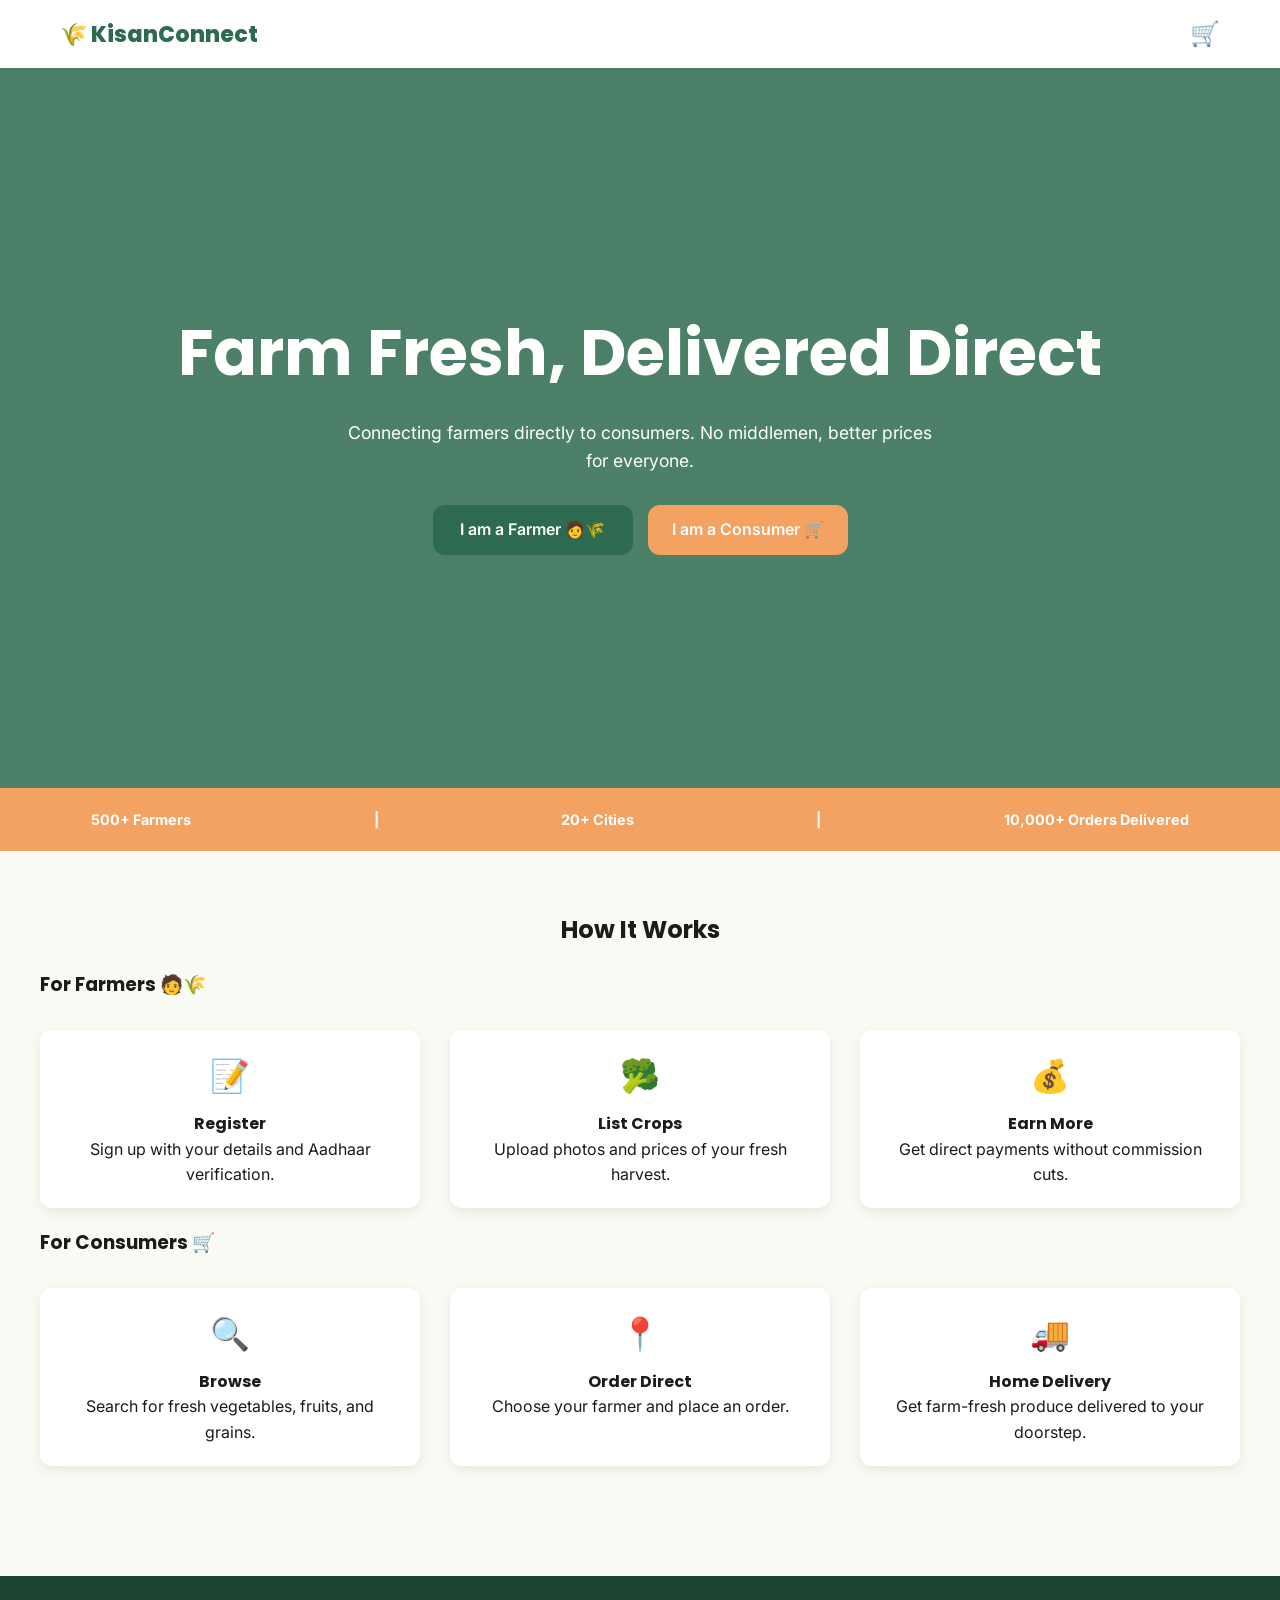
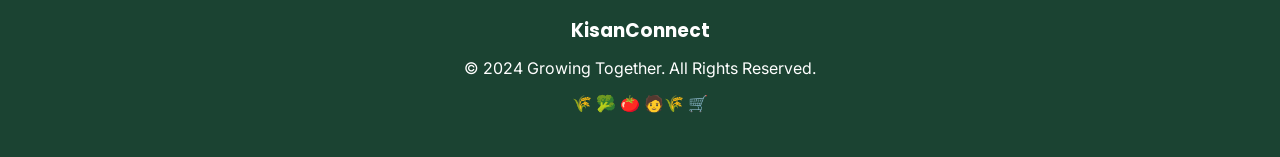
<file: index.html>
<!DOCTYPE html>
<html lang="en">
<head>
    <meta charset="UTF-8">
    <meta name="viewport" content="width=device-width, initial-scale=1.0">
    <title>KisanConnect - Farm Fresh, Delivered Direct</title>
    <meta name="description" content="Connecting farmers directly to consumers for better prices and fresh produce.">
    <link rel="stylesheet" href="styles.css">
</head>
<body>

    <header>
        <div class="container header-inner">
            <div class="logo">🌾 KisanConnect</div>
            <a href="cart.html" class="cart-icon">🛒 <span class="cart-count">0</span></a>
        </div>
    </header>

    <main>
        <section class="hero">
            <h1>Farm Fresh, Delivered Direct</h1>
            <p>Connecting farmers directly to consumers. No middlemen, better prices for everyone.</p>
            <div class="hero-btns">
                <a href="farmer-login.html" class="btn btn-primary">I am a Farmer 🧑🌾</a>
                <a href="consumer-home.html" class="btn btn-accent">I am a Consumer 🛒</a>
            </div>
        </section>

        <div class="stats-bar">
            <span>500+ Farmers</span>
            <span>|</span>
            <span>20+ Cities</span>
            <span>|</span>
            <span>10,000+ Orders Delivered</span>
        </div>

        <section class="how-it-works container">
            <h2 class="text-center">How It Works</h2>
            
            <div class="mt-2">
                <h3>For Farmers 🧑🌾</h3>
                <div class="steps-grid">
                    <div class="card step-card">
                        <div class="step-icon">📝</div>
                        <h4>Register</h4>
                        <p>Sign up with your details and Aadhaar verification.</p>
                    </div>
                    <div class="card step-card">
                        <div class="step-icon">🥦</div>
                        <h4>List Crops</h4>
                        <p>Upload photos and prices of your fresh harvest.</p>
                    </div>
                    <div class="card step-card">
                        <div class="step-icon">💰</div>
                        <h4>Earn More</h4>
                        <p>Get direct payments without commission cuts.</p>
                    </div>
                </div>
            </div>

            <div class="mt-2">
                <h3>For Consumers 🛒</h3>
                <div class="steps-grid">
                    <div class="card step-card">
                        <div class="step-icon">🔍</div>
                        <h4>Browse</h4>
                        <p>Search for fresh vegetables, fruits, and grains.</p>
                    </div>
                    <div class="card step-card">
                        <div class="step-icon">📍</div>
                        <h4>Order Direct</h4>
                        <p>Choose your farmer and place an order.</p>
                    </div>
                    <div class="card step-card">
                        <div class="step-icon">🚚</div>
                        <h4>Home Delivery</h4>
                        <p>Get farm-fresh produce delivered to your doorstep.</p>
                    </div>
                </div>
            </div>
        </section>
    </main>

    <footer>
        <div class="container text-center">
            <h3 class="mb-1">KisanConnect</h3>
            <p>© 2024 Growing Together. All Rights Reserved.</p>
            <div class="mt-1">🌾 🥦 🍅 🧑🌾 🛒</div>
        </div>
    </footer>

    <script src="app.js"></script>
</body>
</html>
</file>
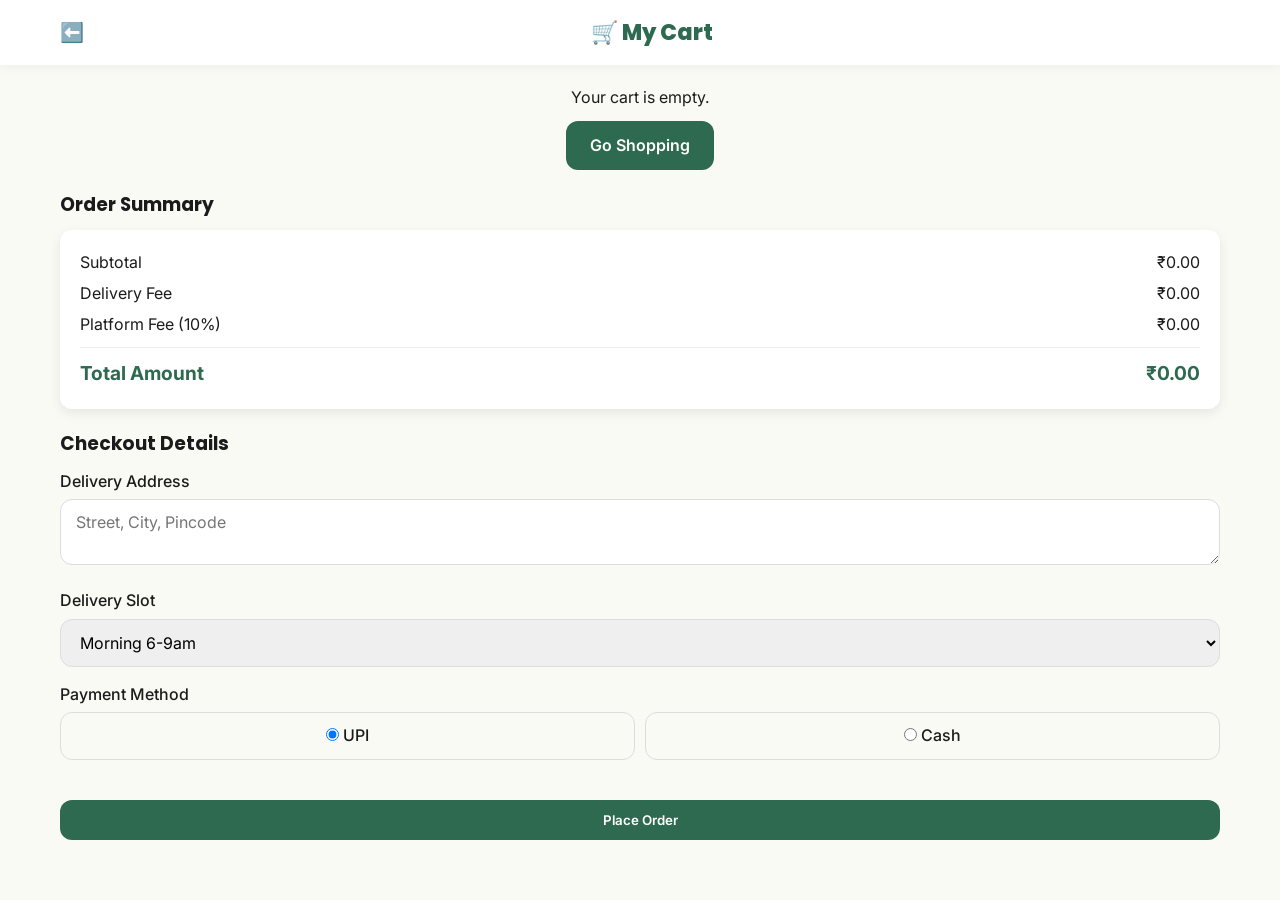
<file: cart.html>
<!DOCTYPE html>
<html lang="en">
<head>
    <meta charset="UTF-8">
    <meta name="viewport" content="width=device-width, initial-scale=1.0">
    <title>My Cart - KisanConnect</title>
    <link rel="stylesheet" href="styles.css">
</head>
<body>

    <header>
        <div class="container header-inner">
            <a href="consumer-home.html" style="font-size: 1.2rem;">⬅️</a>
            <div class="logo">🛒 My Cart</div>
            <div></div>
        </div>
    </header>

    <main class="container mt-2">
        <div id="cart-items">
            <!-- Cart items will be injected here -->
        </div>

        <section class="mt-2">
            <h3>Order Summary</h3>
            <div class="card mt-1">
                <div style="display: flex; justify-content: space-between; margin-bottom: 5px;">
                    <span>Subtotal</span>
                    <span id="subtotal">₹0</span>
                </div>
                <div style="display: flex; justify-content: space-between; margin-bottom: 5px;">
                    <span>Delivery Fee</span>
                    <span id="delivery">₹30</span>
                </div>
                <div style="display: flex; justify-content: space-between; margin-bottom: 5px;">
                    <span>Platform Fee (10%)</span>
                    <span id="platform">₹0</span>
                </div>
                <hr style="margin: 10px 0; border: 0; border-top: 1px solid #eee;">
                <div style="display: flex; justify-content: space-between; font-weight: 700; font-size: 1.2rem; color: var(--primary);">
                    <span>Total Amount</span>
                    <span id="total-amount">₹0</span>
                </div>
            </div>
        </section>

        <section class="mt-2 mb-2">
            <h3>Checkout Details</h3>
            <form id="checkout-form" class="mt-1">
                <div class="form-group">
                    <label>Delivery Address</label>
                    <textarea name="address" class="form-control" rows="2" placeholder="Street, City, Pincode" required></textarea>
                </div>
                <div class="form-group">
                    <label>Delivery Slot</label>
                    <select name="slot" class="form-control" required>
                        <option value="Morning 6-9am">Morning 6-9am</option>
                        <option value="Afternoon 12-3pm">Afternoon 12-3pm</option>
                        <option value="Evening 5-8pm">Evening 5-8pm</option>
                    </select>
                </div>
                <div class="form-group">
                    <label>Payment Method</label>
                    <div style="display: flex; gap: 10px; margin-top: 5px;">
                        <label style="flex: 1; border: 1px solid #ddd; padding: 10px; border-radius: var(--radius); text-align: center; cursor: pointer;">
                            <input type="radio" name="payment" value="UPI" checked> UPI
                        </label>
                        <label style="flex: 1; border: 1px solid #ddd; padding: 10px; border-radius: var(--radius); text-align: center; cursor: pointer;">
                            <input type="radio" name="payment" value="COD"> Cash
                        </label>
                    </div>
                </div>
                <button type="submit" class="btn btn-primary btn-block mt-2">Place Order</button>
            </form>
        </section>
    </main>

    <script src="app.js"></script>
    <script src="cart.js"></script>
</body>
</html>
</file>
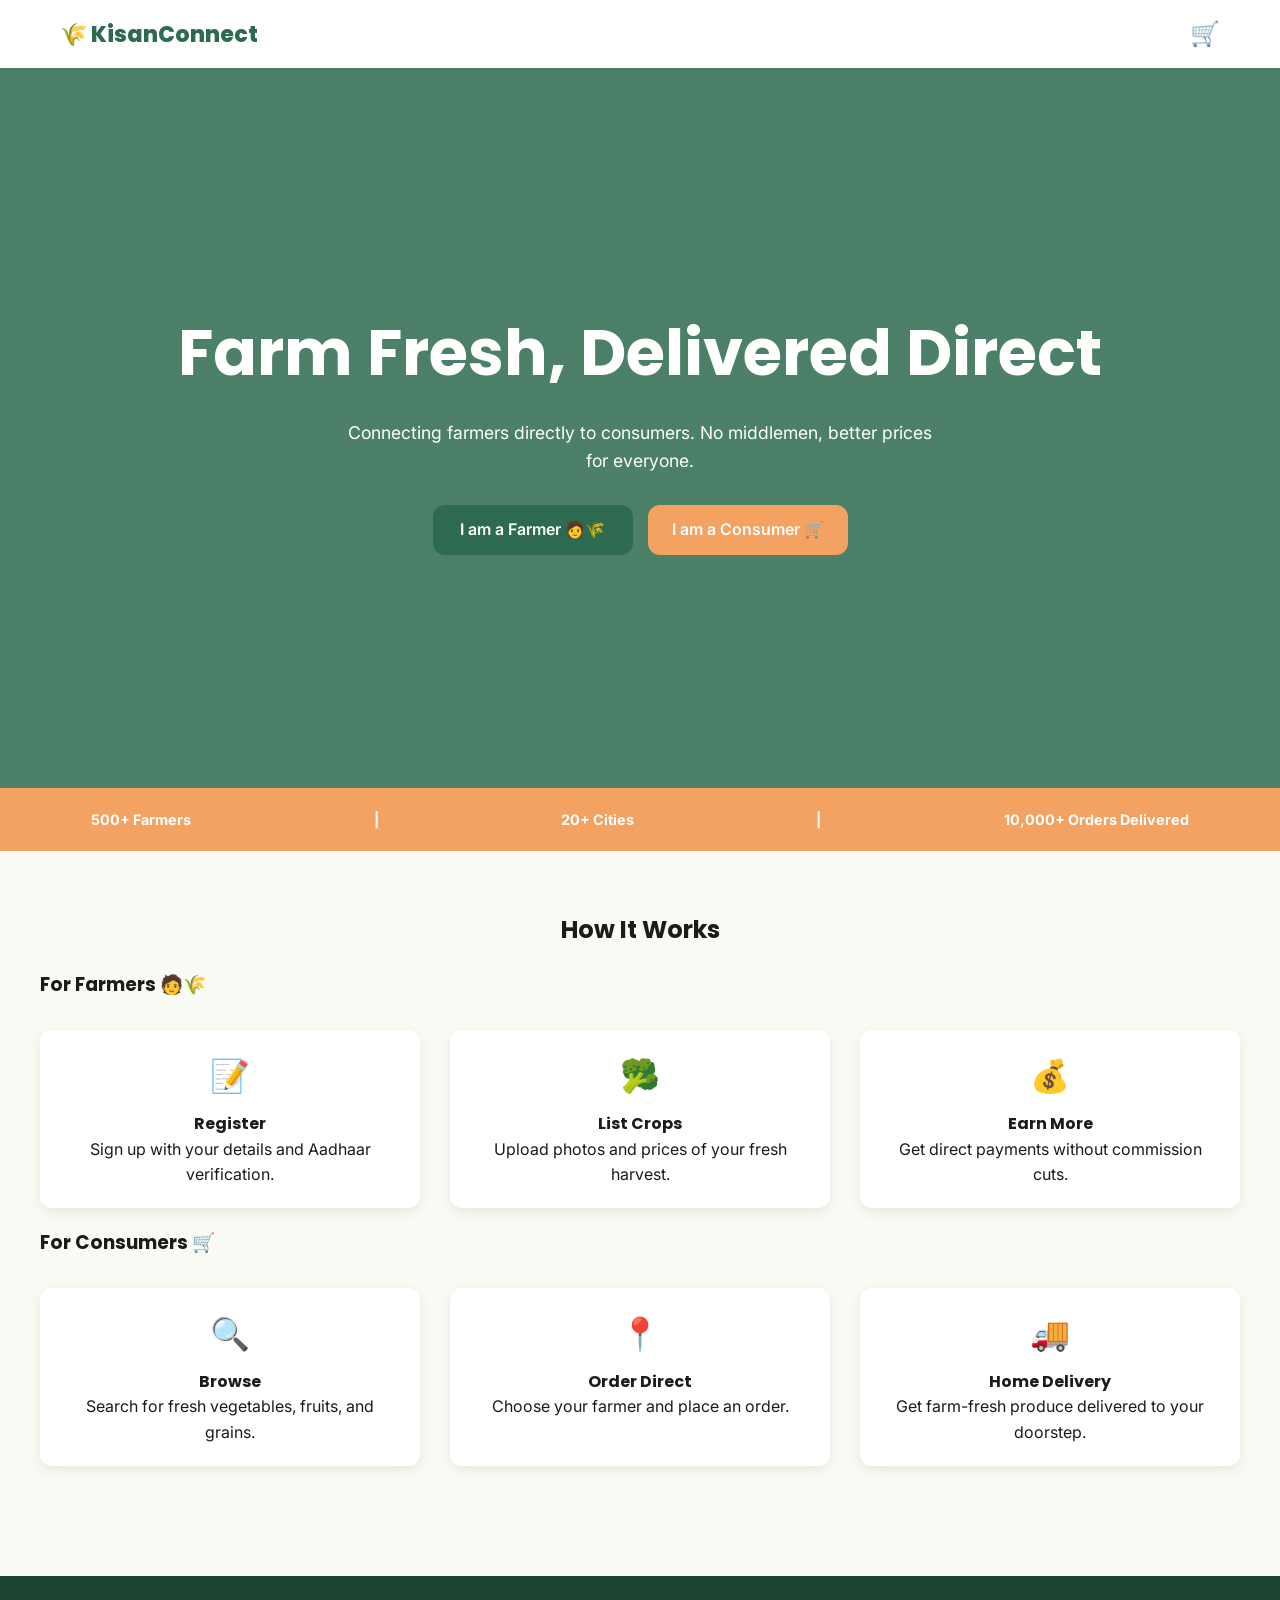
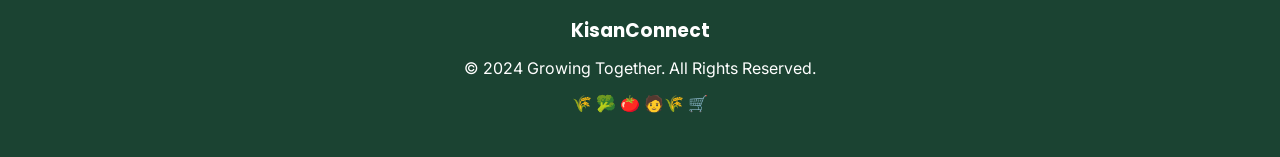
<file: farmer-dashboard.html>
<!DOCTYPE html>
<html lang="en">
<head>
    <meta charset="UTF-8">
    <meta name="viewport" content="width=device-width, initial-scale=1.0">
    <title>Farmer Dashboard - KisanConnect</title>
    <link rel="stylesheet" href="styles.css">
</head>
<body>

    <header>
        <div class="container header-inner">
            <div class="logo">🌾 KisanConnect</div>
            <button class="btn btn-outline logout-btn" style="padding: 5px 15px;">Logout</button>
        </div>
    </header>

    <div class="dashboard-header">
        <div class="container">
            <h2>Welcome, <span id="farmer-name">Farmer</span>!</h2>
            <p>Here is your farm summary today.</p>
        </div>
    </div>

    <div class="stats-grid container">
        <div class="stat-card">
            <h4>Products</h4>
            <p id="total-listed">0</p>
        </div>
        <div class="stat-card">
            <h4>Orders</h4>
            <p id="total-orders">0</p>
        </div>
        <div class="stat-card">
            <h4>Earnings</h4>
            <p id="total-earnings">₹0</p>
        </div>
    </div>

    <main class="container mt-2">
        <button id="add-product-btn" class="btn btn-accent btn-block mb-2">➕ Add New Product</button>

        <section class="mb-2">
            <h3>My Products 🥦</h3>
            <div id="my-products-list" class="mt-1">
                <!-- Products will be injected here -->
            </div>
        </section>

        <section class="mb-2">
            <h3>Incoming Orders 🚚</h3>
            <div id="my-orders-list" class="mt-1">
                <!-- Orders will be injected here -->
            </div>
        </section>
    </main>

    <!-- Add Product Modal -->
    <div id="product-modal" class="modal">
        <div class="modal-content">
            <h3>Add New Crop</h3>
            <form id="product-form" class="mt-1">
                <div class="form-group">
                    <label>Crop Name</label>
                    <input type="text" name="cropName" class="form-control" placeholder="e.g. Tomatoes" required>
                </div>
                <div class="form-group">
                    <label>Category</label>
                    <select name="category" class="form-control" required>
                        <option value="Vegetables">Vegetables</option>
                        <option value="Fruits">Fruits</option>
                        <option value="Grains">Grains</option>
                    </select>
                </div>
                <div class="form-group">
                    <label>Price per kg (₹)</label>
                    <input type="number" name="price" class="form-control" placeholder="e.g. 20" required>
                </div>
                <div class="form-group">
                    <label>Quantity Available (kg)</label>
                    <input type="number" name="stock" class="form-control" placeholder="e.g. 100" required>
                </div>
                <div class="form-group">
                    <label>Harvest Date</label>
                    <input type="date" name="harvestDate" class="form-control" required>
                </div>
                <div class="form-group">
                    <label>Photo URL</label>
                    <input type="url" name="photo" class="form-control" placeholder="Unsplash image URL">
                </div>
                <div class="form-group">
                    <label>Description</label>
                    <textarea name="desc" class="form-control" rows="3" placeholder="Describe your produce..."></textarea>
                </div>
                <button type="submit" class="btn btn-primary btn-block">List Product</button>
            </form>
        </div>
    </div>

    <script src="app.js"></script>
    <script src="farmer-dashboard.js"></script>
</body>
</html>
</file>
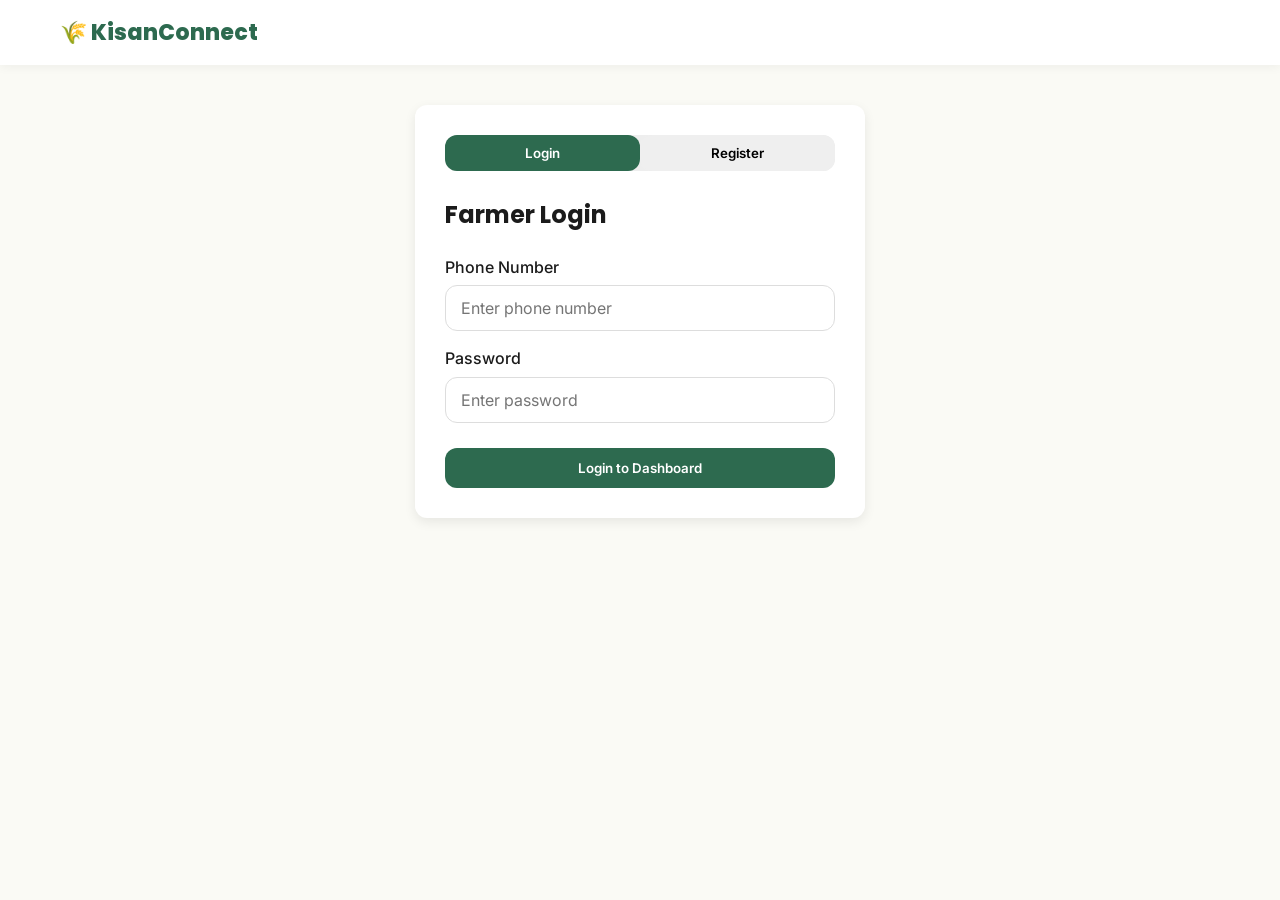
<file: farmer-login.html>
<!DOCTYPE html>
<html lang="en">
<head>
    <meta charset="UTF-8">
    <meta name="viewport" content="width=device-width, initial-scale=1.0">
    <title>Farmer Login - KisanConnect</title>
    <link rel="stylesheet" href="styles.css">
</head>
<body>

    <header>
        <div class="container header-inner">
            <a href="index.html" class="logo">🌾 KisanConnect</a>
        </div>
    </header>

    <main class="container">
        <div class="card form-container">
            <div class="form-toggle">
                <button class="toggle-btn active" data-target="login">Login</button>
                <button class="toggle-btn" data-target="register">Register</button>
            </div>

            <!-- Login Form -->
            <form id="login-form">
                <h2 class="mb-2">Farmer Login</h2>
                <div class="form-group">
                    <label>Phone Number</label>
                    <input type="tel" name="phone" class="form-control" placeholder="Enter phone number" required>
                </div>
                <div class="form-group">
                    <label>Password</label>
                    <input type="password" name="password" class="form-control" placeholder="Enter password" required>
                </div>
                <button type="submit" class="btn btn-primary btn-block mt-1">Login to Dashboard</button>
            </form>

            <!-- Register Form -->
            <form id="register-form" style="display: none;">
                <h2 class="mb-2">Farmer Registration</h2>
                <div class="form-group">
                    <label>Full Name</label>
                    <input type="text" name="name" class="form-control" placeholder="Full Name" required>
                </div>
                <div class="form-group">
                    <label>Village/City</label>
                    <input type="text" name="village" class="form-control" placeholder="Village or City" required>
                </div>
                <div class="form-group">
                    <label>State</label>
                    <input type="text" name="state" class="form-control" placeholder="State" required>
                </div>
                <div class="form-group">
                    <label>Phone Number</label>
                    <input type="tel" name="phone" class="form-control" placeholder="Phone Number" required>
                </div>
                <div class="form-group">
                    <label>Aadhaar Number</label>
                    <input type="text" name="aadhaar" class="form-control" placeholder="12-digit Aadhaar" required>
                </div>
                <div class="form-group">
                    <label>Bank Account Number</label>
                    <input type="text" name="bank" class="form-control" placeholder="Bank Account Number" required>
                </div>
                <div class="form-group">
                    <label>Create Password</label>
                    <input type="password" name="password" class="form-control" placeholder="Password" required>
                </div>
                <button type="submit" class="btn btn-primary btn-block mt-1">Register Now</button>
            </form>
        </div>
    </main>

    <script src="app.js"></script>
    <script src="farmer-login.js"></script>
</body>
</html>
</file>
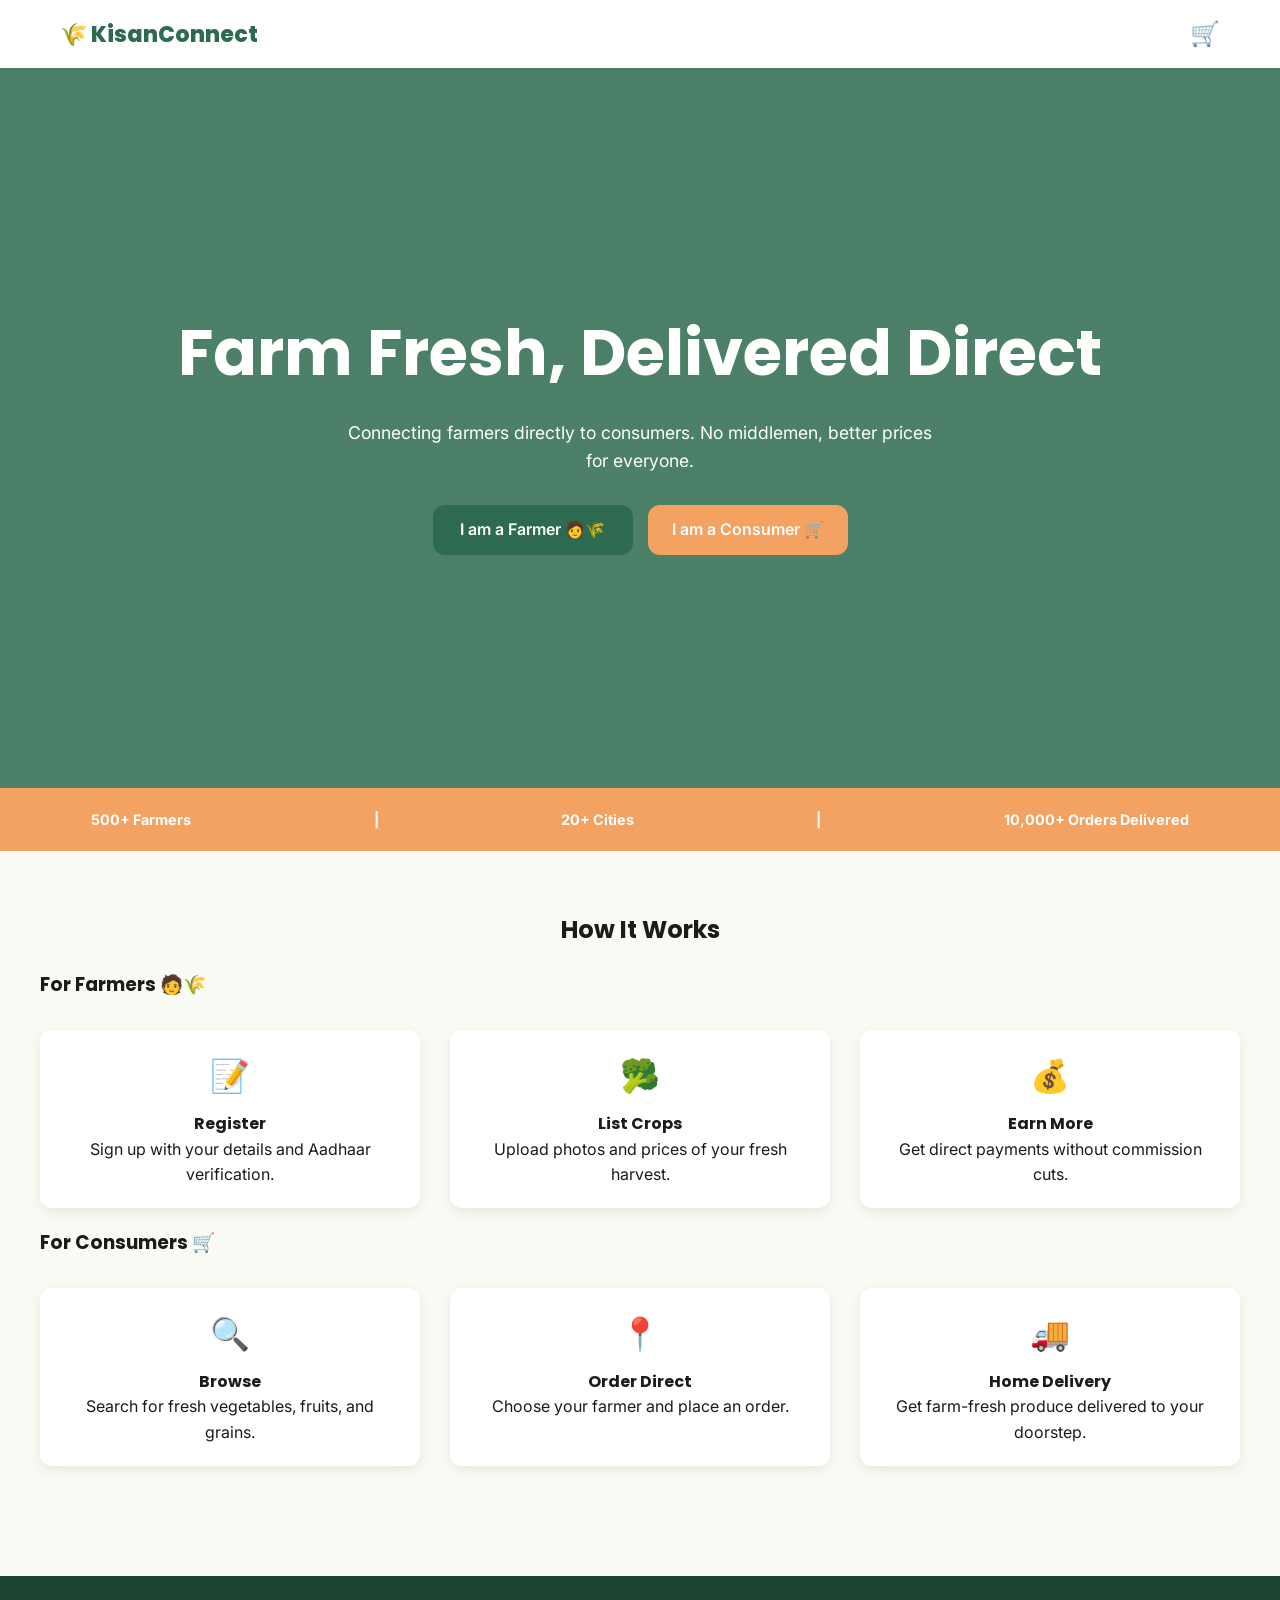
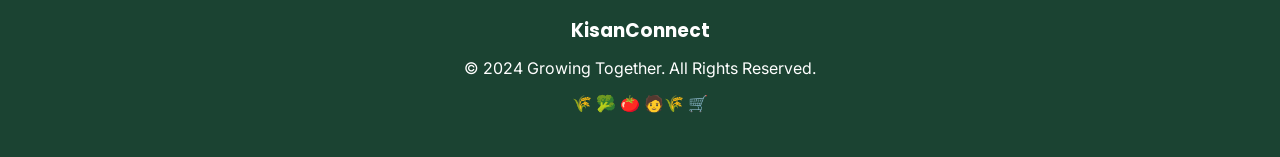
<file: order-tracking.html>
<!DOCTYPE html>
<html lang="en">
<head>
    <meta charset="UTF-8">
    <meta name="viewport" content="width=device-width, initial-scale=1.0">
    <title>Track Order - KisanConnect</title>
    <link rel="stylesheet" href="styles.css">
</head>
<body>

    <header>
        <div class="container header-inner">
            <a href="index.html" class="logo">🌾 KisanConnect</a>
        </div>
    </header>

    <main class="container mt-2">
        <div class="text-center">
            <h1 style="color: var(--primary);">🎉 Order Confirmed!</h1>
            <p>Your order ID: <strong id="display-order-id">#XXXXX</strong></p>
        </div>

        <div class="tracking-steps">
            <div class="t-step">
                <div class="step-dot">1</div>
                <span>Placed</span>
            </div>
            <div class="t-step">
                <div class="step-dot">2</div>
                <span>Packed</span>
            </div>
            <div class="t-step">
                <div class="step-dot">3</div>
                <span>Shipped</span>
            </div>
            <div class="t-step">
                <div class="step-dot">4</div>
                <span>Delivered</span>
            </div>
        </div>

        <section class="card mb-2">
            <h3>Estimated Delivery</h3>
            <p style="color: var(--primary); font-weight: 700;">Within 24 Hours</p>
            <p style="font-size: 0.8rem; color: var(--text-muted);">Directly from farmer's gate to yours.</p>
        </section>

        <section class="card mb-2">
            <h3>Order Summary</h3>
            <div id="order-summary" class="mt-1">
                <!-- Summary injected here -->
            </div>
        </section>

        <section class="card mb-2">
            <h3>Farmer Contact</h3>
            <p><strong>Support:</strong> +91 98765 43210</p>
            <p style="font-size: 0.8rem; color: var(--text-muted);">Need help? Contact our farmer support line.</p>
        </section>

        <a href="consumer-home.html" class="btn btn-primary btn-block mb-2">Continue Shopping 🥦</a>
    </main>

    <script src="app.js"></script>
    <script src="order-tracking.js"></script>
</body>
</html>
</file>
<file: styles.css>
/* 
  KisanConnect - Design System 
  Primary: #2D6A4F (Dark Green)
  Accent: #F4A261 (Orange)
  Background: #FAFAF5 (Off White)
  Text: #1B1B1B (Dark)
*/

@import url('https://fonts.googleapis.com/css2?family=Inter:wght@400;500;600&family=Poppins:wght@600;700;800&display=swap');

:root {
    --primary: #2D6A4F;
    --primary-light: #40916C;
    --primary-dark: #1B4332;
    --accent: #F4A261;
    --accent-light: #E9C46A;
    --bg: #FAFAF5;
    --white: #FFFFFF;
    --text: #1B1B1B;
    --text-muted: #666666;
    --shadow: 0 4px 12px rgba(0, 0, 0, 0.08);
    --shadow-hover: 0 8px 24px rgba(0, 0, 0, 0.12);
    --radius: 12px;
    --transition: all 0.3s ease;
}

* {
    margin: 0;
    padding: 0;
    box-sizing: border-box;
    -webkit-tap-highlight-color: transparent;
}

body {
    font-family: 'Inter', sans-serif;
    background-color: var(--bg);
    color: var(--text);
    line-height: 1.6;
    overflow-x: hidden;
}

h1, h2, h3, h4 {
    font-family: 'Poppins', sans-serif;
    font-weight: 700;
}

a {
    text-decoration: none;
    color: inherit;
}

button {
    cursor: pointer;
    border: none;
    outline: none;
    font-family: inherit;
    transition: var(--transition);
}

.container {
    width: 100%;
    max-width: 1200px;
    margin: 0 auto;
    padding: 0 20px;
}

/* Typography & Utilities */
.text-center { text-align: center; }
.mt-1 { margin-top: 10px; }
.mt-2 { margin-top: 20px; }
.mb-1 { margin-bottom: 10px; }
.mb-2 { margin-bottom: 20px; }

/* Buttons */
.btn {
    padding: 12px 24px;
    border-radius: var(--radius);
    font-weight: 600;
    display: inline-flex;
    align-items: center;
    justify-content: center;
    gap: 8px;
    text-align: center;
}

.btn-primary {
    background-color: var(--primary);
    color: var(--white);
}

.btn-primary:hover {
    background-color: var(--primary-dark);
    transform: translateY(-2px);
}

.btn-accent {
    background-color: var(--accent);
    color: var(--white);
}

.btn-accent:hover {
    background-color: #E76F51;
    transform: translateY(-2px);
}

.btn-outline {
    background: transparent;
    border: 2px solid var(--primary);
    color: var(--primary);
}

.btn-block {
    width: 100%;
}

/* Loading State for Buttons */
.btn.loading {
    position: relative;
    color: transparent !important;
}

.btn.loading::after {
    content: "";
    position: absolute;
    width: 20px;
    height: 20px;
    border: 3px solid rgba(255,255,255,0.3);
    border-radius: 50%;
    border-top-color: #fff;
    animation: spin 0.8s linear infinite;
}

@keyframes spin {
    to { transform: rotate(360deg); }
}

/* Cards */
.card {
    background: var(--white);
    border-radius: var(--radius);
    box-shadow: var(--shadow);
    padding: 20px;
    transition: var(--transition);
}

.card:hover {
    box-shadow: var(--shadow-hover);
}

/* Header */
header {
    background: var(--white);
    padding: 15px 0;
    position: sticky;
    top: 0;
    z-index: 100;
    box-shadow: 0 2px 10px rgba(0,0,0,0.05);
}

.header-inner {
    display: flex;
    justify-content: space-between;
    align-items: center;
}

.logo {
    font-family: 'Poppins', sans-serif;
    font-size: 22px;
    font-weight: 800;
    color: var(--primary);
    display: flex;
    align-items: center;
    gap: 5px;
}

/* Footer */
footer {
    background: var(--primary-dark);
    color: var(--white);
    padding: 40px 0;
    margin-top: 50px;
}

/* Landing Page Specifics */
.hero {
    min-height: 80vh;
    display: flex;
    flex-direction: column;
    justify-content: center;
    align-items: center;
    text-align: center;
    background: linear-gradient(rgba(45, 106, 79, 0.85), rgba(45, 106, 79, 0.85)), url('https://images.unsplash.com/photo-1500382017468-9049fed747ef?ixlib=rb-1.2.1&auto=format&fit=crop&w=1950&q=80');
    background-size: cover;
    background-position: center;
    color: var(--white);
    padding: 20px;
}

.hero h1 {
    font-size: 2.5rem;
    margin-bottom: 15px;
}

.hero p {
    font-size: 1.1rem;
    margin-bottom: 30px;
    max-width: 600px;
}

.hero-btns {
    display: flex;
    flex-direction: column;
    gap: 15px;
    width: 100%;
    max-width: 300px;
}

.stats-bar {
    background: var(--accent);
    padding: 20px 0;
    display: flex;
    justify-content: space-around;
    flex-wrap: wrap;
    color: var(--white);
    font-weight: 700;
    font-size: 0.9rem;
}

.how-it-works {
    padding: 60px 0;
}

.steps-grid {
    display: grid;
    grid-template-columns: 1fr;
    gap: 30px;
    margin-top: 30px;
}

.step-card {
    text-align: center;
    padding: 20px;
}

.step-icon {
    font-size: 2rem;
    margin-bottom: 10px;
}

/* Forms */
.form-container {
    max-width: 450px;
    margin: 40px auto;
    padding: 30px;
}

.form-group {
    margin-bottom: 15px;
}

.form-group label {
    display: block;
    margin-bottom: 5px;
    font-weight: 500;
}

.form-control {
    width: 100%;
    padding: 12px 15px;
    border-radius: var(--radius);
    border: 1px solid #ddd;
    font-family: inherit;
    font-size: 1rem;
}

.form-toggle {
    display: flex;
    background: #eee;
    border-radius: var(--radius);
    margin-bottom: 25px;
}

.toggle-btn {
    flex: 1;
    padding: 10px;
    border-radius: var(--radius);
    font-weight: 600;
}

.toggle-btn.active {
    background: var(--primary);
    color: var(--white);
}

/* Dashboard */
.dashboard-header {
    background: var(--primary);
    color: var(--white);
    padding: 30px 20px;
    border-radius: 0 0 30px 30px;
}

.stats-grid {
    display: grid;
    grid-template-columns: 1fr 1fr;
    gap: 15px;
    margin-top: -20px;
    padding: 0 20px;
}

.stat-card {
    background: var(--white);
    padding: 20px;
    border-radius: var(--radius);
    box-shadow: var(--shadow);
    text-align: center;
}

.stat-card h4 {
    font-size: 0.8rem;
    color: var(--text-muted);
}

.stat-card p {
    font-size: 1.2rem;
    font-weight: 700;
    color: var(--primary);
}

/* Product Listing Grid */
.products-grid {
    display: grid;
    grid-template-columns: repeat(auto-fill, minmax(160px, 1fr));
    gap: 15px;
    padding: 20px;
}

.product-card {
    background: var(--white);
    border-radius: var(--radius);
    overflow: hidden;
    box-shadow: var(--shadow);
    display: flex;
    flex-direction: column;
}

.product-img {
    width: 100%;
    height: 120px;
    object-fit: cover;
}

.product-info {
    padding: 12px;
}

.product-name {
    font-weight: 700;
    font-size: 1rem;
    margin-bottom: 4px;
}

.product-price {
    color: var(--primary);
    font-weight: 600;
    font-size: 0.9rem;
}

.freshness-tag {
    font-size: 0.7rem;
    background: #e8f5e9;
    color: var(--primary);
    padding: 2px 6px;
    border-radius: 4px;
    display: inline-block;
    margin-top: 5px;
}

/* Consumer Home */
.search-container {
    padding: 20px;
    position: sticky;
    top: 60px;
    background: var(--bg);
    z-index: 90;
}

.filter-scroll {
    display: flex;
    overflow-x: auto;
    gap: 10px;
    padding: 10px 20px;
    scrollbar-width: none;
}

.filter-scroll::-webkit-scrollbar { display: none; }

.filter-btn {
    white-space: nowrap;
    padding: 8px 16px;
    border-radius: 20px;
    background: var(--white);
    border: 1px solid #ddd;
    font-size: 0.9rem;
}

.filter-btn.active {
    background: var(--primary);
    color: var(--white);
    border-color: var(--primary);
}

/* Cart Icon */
.cart-icon {
    position: relative;
    font-size: 1.5rem;
}

.cart-count {
    position: absolute;
    top: -8px;
    right: -8px;
    background: var(--accent);
    color: var(--white);
    font-size: 0.7rem;
    width: 18px;
    height: 18px;
    border-radius: 50%;
    display: flex;
    align-items: center;
    justify-content: center;
    font-weight: 700;
}

/* Modal */
.modal {
    position: fixed;
    top: 0;
    left: 0;
    width: 100%;
    height: 100%;
    background: rgba(0,0,0,0.5);
    display: none;
    align-items: center;
    justify-content: center;
    z-index: 1000;
    padding: 20px;
}

.modal-content {
    background: var(--white);
    border-radius: var(--radius);
    width: 100%;
    max-width: 500px;
    max-height: 90vh;
    overflow-y: auto;
    padding: 25px;
}

/* Order Tracking */
.tracking-steps {
    display: flex;
    justify-content: space-between;
    margin: 30px 0;
    position: relative;
}

.tracking-steps::before {
    content: "";
    position: absolute;
    top: 15px;
    left: 10%;
    right: 10%;
    height: 2px;
    background: #ddd;
    z-index: 1;
}

.t-step {
    position: relative;
    z-index: 2;
    display: flex;
    flex-direction: column;
    align-items: center;
    font-size: 0.7rem;
    gap: 10px;
    width: 25%;
}

.step-dot {
    width: 30px;
    height: 30px;
    background: #ddd;
    border-radius: 50%;
    display: flex;
    align-items: center;
    justify-content: center;
    color: var(--white);
    font-weight: bold;
}

.t-step.active .step-dot {
    background: var(--primary);
}

.t-step.active span {
    color: var(--primary);
    font-weight: 600;
}

/* Desktop Media Queries */
@media (min-width: 768px) {
    .hero h1 { font-size: 4rem; }
    .hero-btns { flex-direction: row; max-width: none; justify-content: center; }
    .hero-btns .btn { width: 200px; }
    .steps-grid { grid-template-columns: 1fr 1fr 1fr; }
    .products-grid { grid-template-columns: repeat(auto-fill, minmax(220px, 1fr)); }
    .stats-grid { grid-template-columns: repeat(3, 1fr); }
}
</file>
